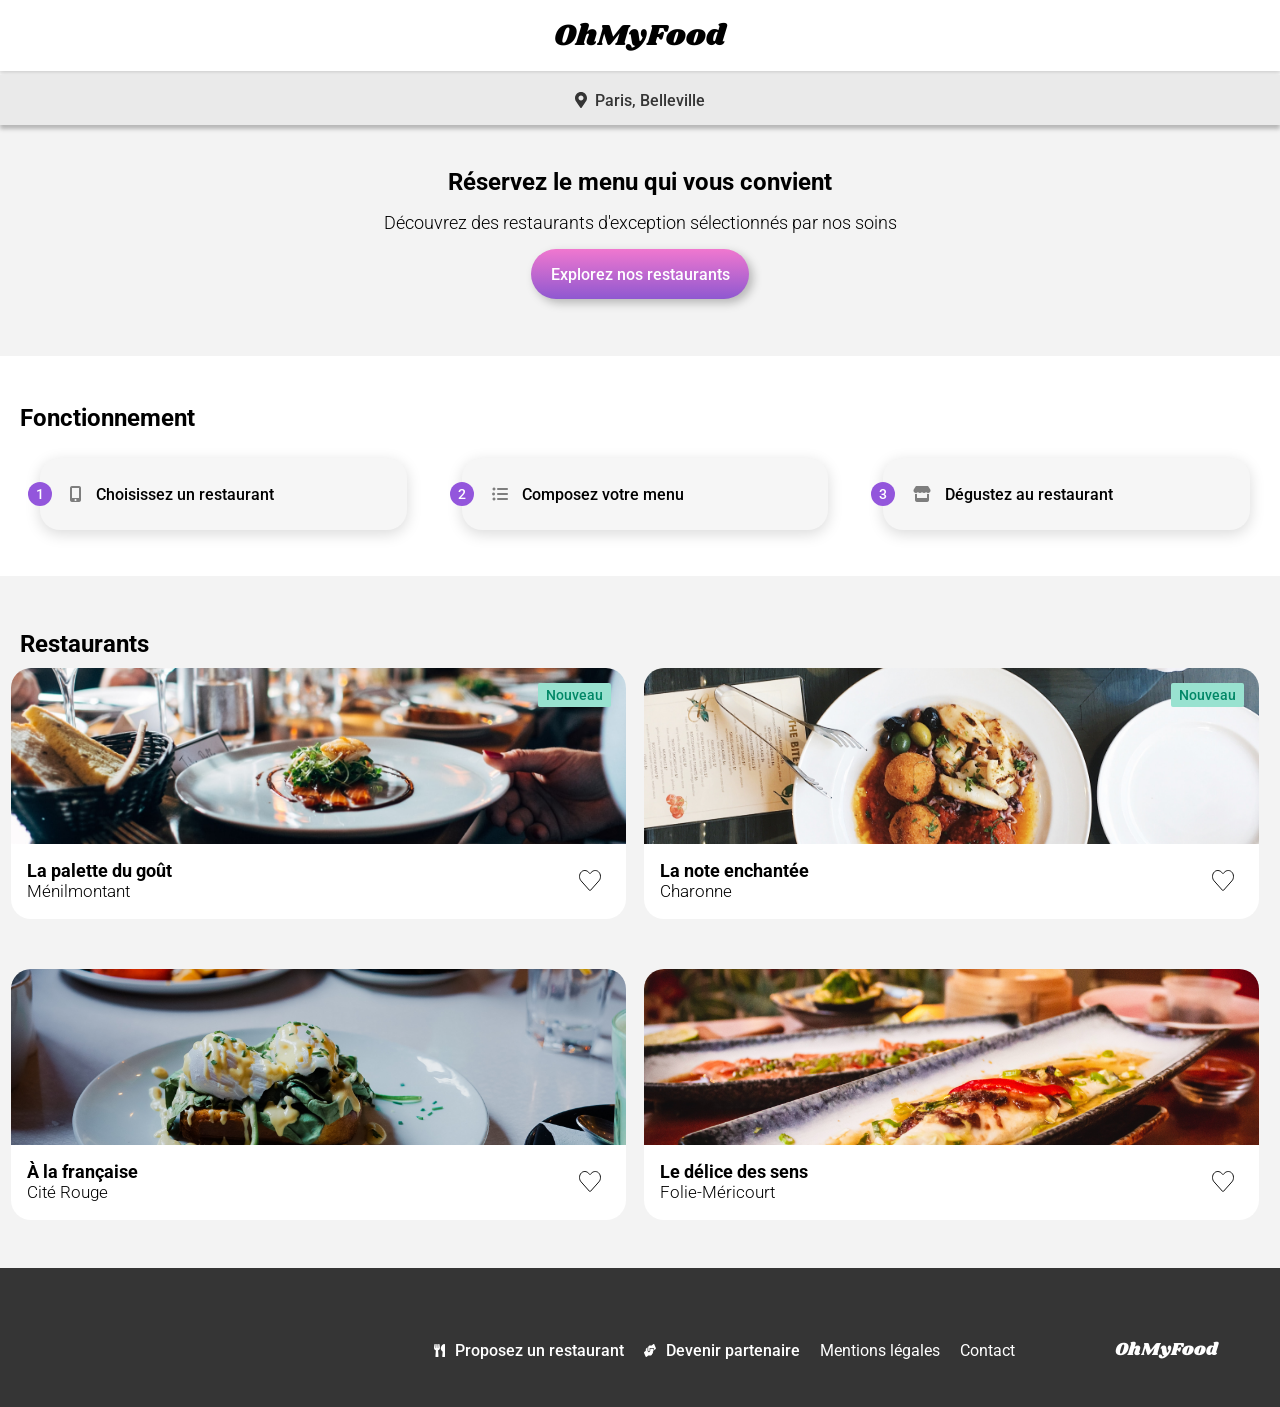
<file: index.html>
<!DOCTYPE html>
<html lang="fr">
<head>
    <meta charset="UTF-8">
    <meta name="viewport" content="width=device-width, initial-scale=1.0">
    <title>OhMyFood</title>
    <link rel="stylesheet" href="sass/index-style.css">
    <link rel="preconnect" href="https://fonts.googleapis.com">
    <link rel="preconnect" href="https://fonts.gstatic.com" crossorigin>
    <link href="https://fonts.googleapis.com/css2?family=Roboto:ital,wght@0,100..900;1,100..900&family=Shrikhand&display=swap" rel="stylesheet">
    <link rel="stylesheet" href="https://cdnjs.cloudflare.com/ajax/libs/font-awesome/6.2.1/css/all.min.css" 
    integrity="sha512-MV7K8+y+gLIBoVD59lQIYicR65iaqukzvf/nwasF0nqhPay5w/9lJmVM2hMDcnK1OnMGCdVK+iQrJ7lzPJQd1w==" 
    crossorigin="anonymous" referrerpolicy="no-referrer">
</head>
<body>
    <div class="loader">
        <div class="square__container">
            <div class="square"></div>
        </div>
    </div>
    <div class="contenu">
        <header>
            <h1>OhMyFood</h1>
            <div class="loc">
                <img src="assets/icons/Pin.svg" alt="icone localisation">
                <p>Paris, Belleville</p>
            </div>
            <div class="intro">
                <h2>Réservez le menu qui vous convient</h2>
                <p>Découvrez des restaurants d'exception sélectionnés par nos soins</p>
                <a href="#restaurants" class="btn">Explorez nos restaurants</a>
            </div>
        </header>
        <main>
            <section class="fonctionnement">
                <h2>Fonctionnement</h2>
                    <div class="steps"> 
                        <div class="step__card">
                            <p class="step__number">1</p>
                            <div class="step__card-content">
                                <i class="fa-solid fa-mobile-screen-button"></i>
                                <p>Choisissez un restaurant</p>
                            </div>
                        </div>
                        <div class="step__card">
                            <p class="step__number">2</p>
                            <div class="step__card-content">
                                <i class="fa-solid fa-list-ul"></i>
                                <p>Composez votre menu</p>
                            </div>
                        </div>
                        <div class="step__card">
                            <p class="step__number">3</p>
                            <div class="step__card-content">
                                <i class="fa-solid fa-store"></i>
                                <p>Dégustez au restaurant</p>
                            </div>
                        </div>
                </div>
            </section>
            <section class="restaurants" id="restaurants">
                <h2>Restaurants</h2>
                    <div class="restaurants__cards">
                        <a href="restaurant-1.html">
                        <article class="restaurant__card">
                            <p class="newLabel">Nouveau</p>
                            <img src="restaurants/resto1.jpg" alt="photo restaurant 1">
                            <div class="restaurant__card-content">
                                <div class="restaurant__card-txt">
                                    <h3>La palette du goût</h3>
                                    <p>Ménilmontant</p>
                                </div>
                                <img class="heart__noanim" src="assets/icons/heart.svg" alt="icone coeur vide">
                                <img class="heart__anim" src="assets/icons/heart_filled.svg" alt="icone coeur rempli">
                            </div>
                        </article>
                        </a>
                        <a href="restaurant-2.html">
                        <article class="restaurant__card">
                            <p class="newLabel">Nouveau</p>
                            <img src="restaurants/resto2.jpg" alt="photo restaurant 2">
                            <div class="restaurant__card-content">
                                <div class="restaurant__card-txt">
                                    <h3>La note enchantée</h3>
                                    <p>Charonne</p>
                                </div>
                                <img class="heart__noanim" src="assets/icons/heart.svg" alt="icone coeur vide">
                                <img class="heart__anim" src="assets/icons/heart_filled.svg" alt="icone coeur rempli">
                            </div>
                        </article>
                        </a>
                        <a href="restaurant-3.html">
                        <article class="restaurant__card">
                            <img src="restaurants/resto3.jpg" alt="photo restaurant 3">
                            <div class="restaurant__card-content">
                                <div class="restaurant__card-txt">
                                    <h3>À la française</h3>
                                    <p>Cité Rouge</p>
                                </div>
                                <img class="heart__noanim" src="assets/icons/heart.svg" alt="icone coeur vide">
                                <img class="heart__anim" src="assets/icons/heart_filled.svg" alt="icone coeur rempli">
                            </div>
                        </article>
                        </a>
                        <a href="restaurant-4.html">
                        <article class="restaurant__card">
                            <img src="restaurants/resto4.jpg" alt="photo restaurant 4">
                            <div class="restaurant__card-content">
                                <div class="restaurant__card-txt">
                                    <h3>Le délice des sens</h3>
                                    <p>Folie-Méricourt</p>
                                </div>
                                <img class="heart__noanim" src="assets/icons/heart.svg" alt="icone coeur vide">
                                <img class="heart__anim" src="assets/icons/heart_filled.svg" alt="icone coeur rempli">
                            </div>
                        </article>
                        </a>
                    </div>
            </section>
        </main>
        <footer>
            <h2>OhMyFood</h2>
            <div>
                <a href="#">
                        <img src="assets/icons/ustensils.svg" alt="icone de couverts">
                        <p>Proposez un restaurant</p>
                </a>
                <a href="#">
                        <img src="assets/icons/handshake.svg" alt="icone de serrage de mains">
                        <p>Devenir partenaire</p>
                </a>
                <a href="#">Mentions légales</a>
                <a href="mailto:mail-du-destinataire@openclassrooms.com">Contact</a>
            </div>
        </footer>
    </div>
</body>
</html>
</file>
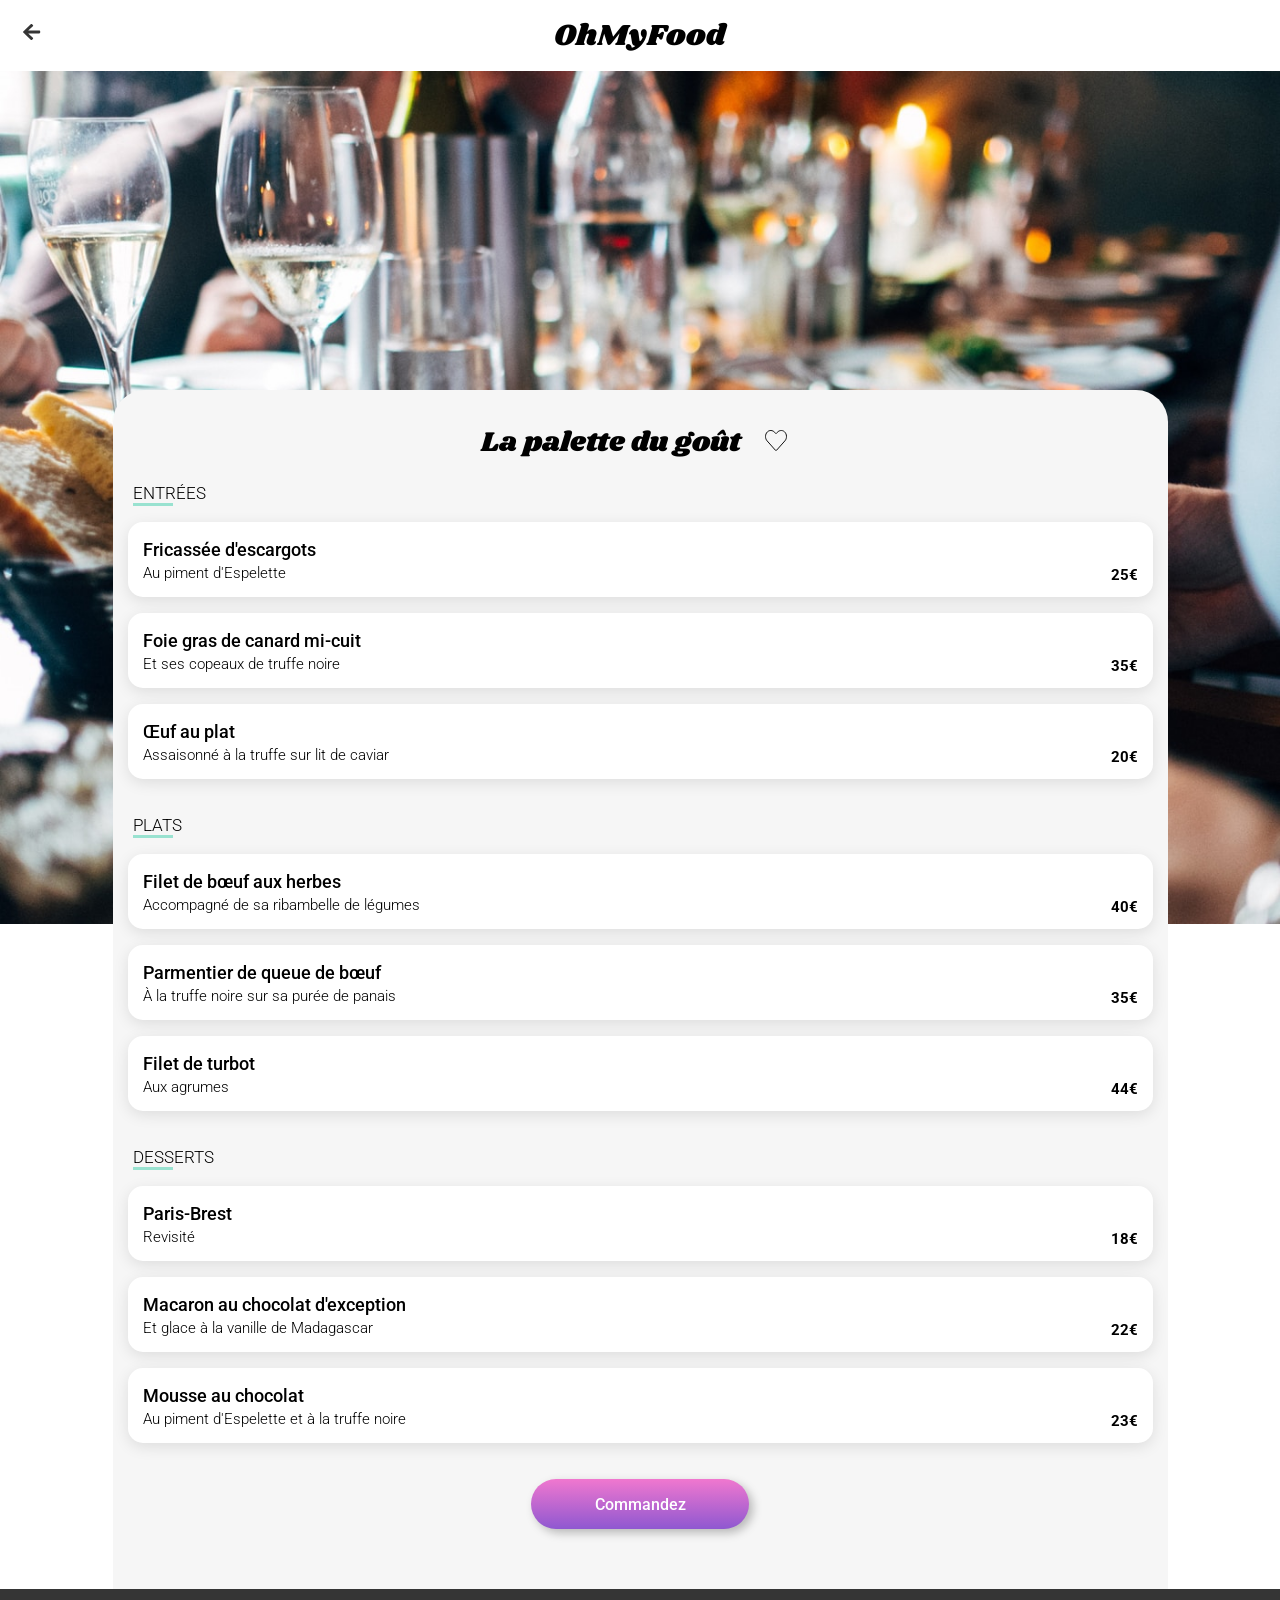
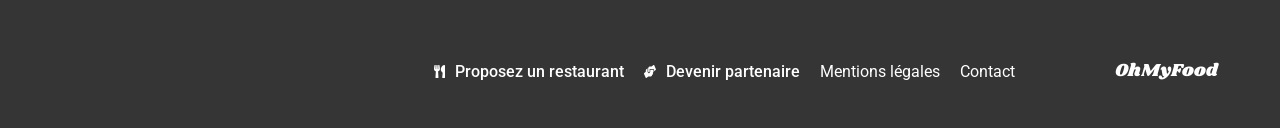
<file: restaurant-1.html>
<!DOCTYPE html>
<html lang="fr">
<head>
    <meta charset="UTF-8">
    <meta name="viewport" content="width=device-width, initial-scale=1.0">
    <title>OhMyFood</title>
    <link rel="stylesheet" href="sass/index-style.css">
    <link rel="preconnect" href="https://fonts.googleapis.com">
    <link rel="preconnect" href="https://fonts.gstatic.com" crossorigin>
    <link href="https://fonts.googleapis.com/css2?family=Roboto:ital,wght@0,100..900;1,100..900&family=Shrikhand&display=swap" rel="stylesheet">
    <link rel="stylesheet" href="https://cdnjs.cloudflare.com/ajax/libs/font-awesome/6.2.1/css/all.min.css" 
    integrity="sha512-MV7K8+y+gLIBoVD59lQIYicR65iaqukzvf/nwasF0nqhPay5w/9lJmVM2hMDcnK1OnMGCdVK+iQrJ7lzPJQd1w==" 
    crossorigin="anonymous" referrerpolicy="no-referrer">
</head>
<body>
        <header class="header_restaurants">
            <div class="title-bar">
                <a href="index.html" class="back-btn">
                    <img src="assets/icons/back.svg" alt="fleche de retour menu">
                </a>
                <h1>OhMyFood</h1>
            </div>
        </header>
        <div class="restaurant__image">
            <img src="restaurants/resto1.jpg" alt="photo du restaurant 1">
        </div>
        <main class="restaurant__main">
            <div class="resto__titre">
                <h2>La palette du goût</h2>
                <div>
                    <img class="heart__noanim" src="assets/icons/heart.svg" alt="icone de coeur vide">
                    <img class="heart__anim" src="assets/icons/heart_filled.svg" alt="icone de coeur rempli">
                </div>
            </div>
            <div class="resto__menu">
                <div class="menu__partie"><p>ENTRÉES</p></div>
                <div class=" menu__item menu__item--1">
                    <div class="item__content">
                        <h3 class="item__name">Fricassée d'escargots</h3>
                        <div class="item__description">Au piment d'Espelette</div>
                    </div>
                    <p class="item__price">25€</p>
                    <div class="selection">
                        <i class="fa-solid fa-circle-check"></i>
                    </div>
                </div>
                <div class="menu__item menu__item--2">
                    <div class="item__content">
                        <h3 class="item__name">Foie gras de canard mi-cuit</h3>
                        <p class="item__description">Et ses copeaux de truffe noire</p>
                    </div>
                    <p class="item__price">35€</p>
                    <div class="selection">
                        <i class="fa-solid fa-circle-check"></i>
                    </div>
                </div>
                <div class="menu__item menu__item--3">
                    <div class="item__content">
                        <h3 class="item__name">Œuf au plat</h3>
                        <p class="item__description">Assaisonné à la truffe sur lit de caviar</p>
                    </div>
                    <p class="item__price">20€</p>
                    <div class="selection">
                        <i class="fa-solid fa-circle-check"></i>
                    </div>
                </div>
                <div class="menu__partie"><p>PLATS</p></div>
                <div class="menu__item menu__item--4">
                    <div class="item__content">
                        <h3 class="item__name">Filet de bœuf aux herbes</h3>
                        <p class="item__description">Accompagné de sa ribambelle de légumes</p>
                    </div>
                    <p class="item__price">40€</p>
                    <div class="selection">
                        <i class="fa-solid fa-circle-check"></i>
                    </div>
                </div>
                <div class="menu__item menu__item--5">
                    <div class="item__content">
                        <h3 class="item__name">Parmentier de queue de bœuf</h3>
                        <p class="item__description">À la truffe noire sur sa purée de panais</p>
                    </div>
                    <p class="item__price">35€</p>
                    <div class="selection">
                        <i class="fa-solid fa-circle-check"></i>
                    </div>
                </div>
                <div class="menu__item menu__item--6">
                    <div class="item__content">
                        <h3 class="item__name">Filet de turbot</h3>
                        <p class="item__description">Aux agrumes</p>
                    </div>
                    <p class="item__price">44€</p>
                    <div class="selection">
                        <i class="fa-solid fa-circle-check"></i>
                    </div>
                </div>
                <div class="menu__partie"><p>DESSERTS</p></div>
                <div class="menu__item menu__item--7">
                    <div class="item__content">
                        <h3 class="item__name">Paris-Brest</h3>
                        <p class="item__description">Revisité</p>
                    </div>
                    <p class="item__price">18€</p>
                    <div class="selection">
                        <i class="fa-solid fa-circle-check"></i>
                    </div>
                </div>
                <div class="menu__item menu__item--8">
                    <div class="item__content">
                        <h3 class="item__name">Macaron au chocolat d'exception </h3>
                        <p class="item__description">Et glace à la vanille de Madagascar</p>
                    </div>
                    <p class="item__price">22€</p>
                    <div class="selection">
                        <i class="fa-solid fa-circle-check"></i>
                    </div>
                </div>
                <div class="menu__item menu__item--9">
                    <div class="item__content">
                        <h3 class="item__name">Mousse au chocolat</h3>
                        <p class="item__description">Au piment d'Espelette et à la truffe noire</p>
                    </div>
                    <p class="item__price">23€</p>
                    <div class="selection">
                        <i class="fa-solid fa-circle-check"></i>
                    </div>
                </div>
            </div>
            <div class="btn__container"><a href="#" class="btn">Commandez</a></div>
        </main>
        <footer>
            <h2>OhMyFood</h2>
            <div>
                <a href="#">
                        <img src="assets/icons/ustensils.svg" alt="icone de couverts">
                        <p>Proposez un restaurant</p>
                </a>
                <a href="#">
                        <img src="assets/icons/handshake.svg" alt="icone de serrage de mains">
                        <p>Devenir partenaire</p>
                </a>
                <a href="#">Mentions légales</a>
                <a href="mailto:mail-du-destinataire@openclassrooms.com">Contact</a>
            </div>
        </footer>
</body>
</html>
</file>
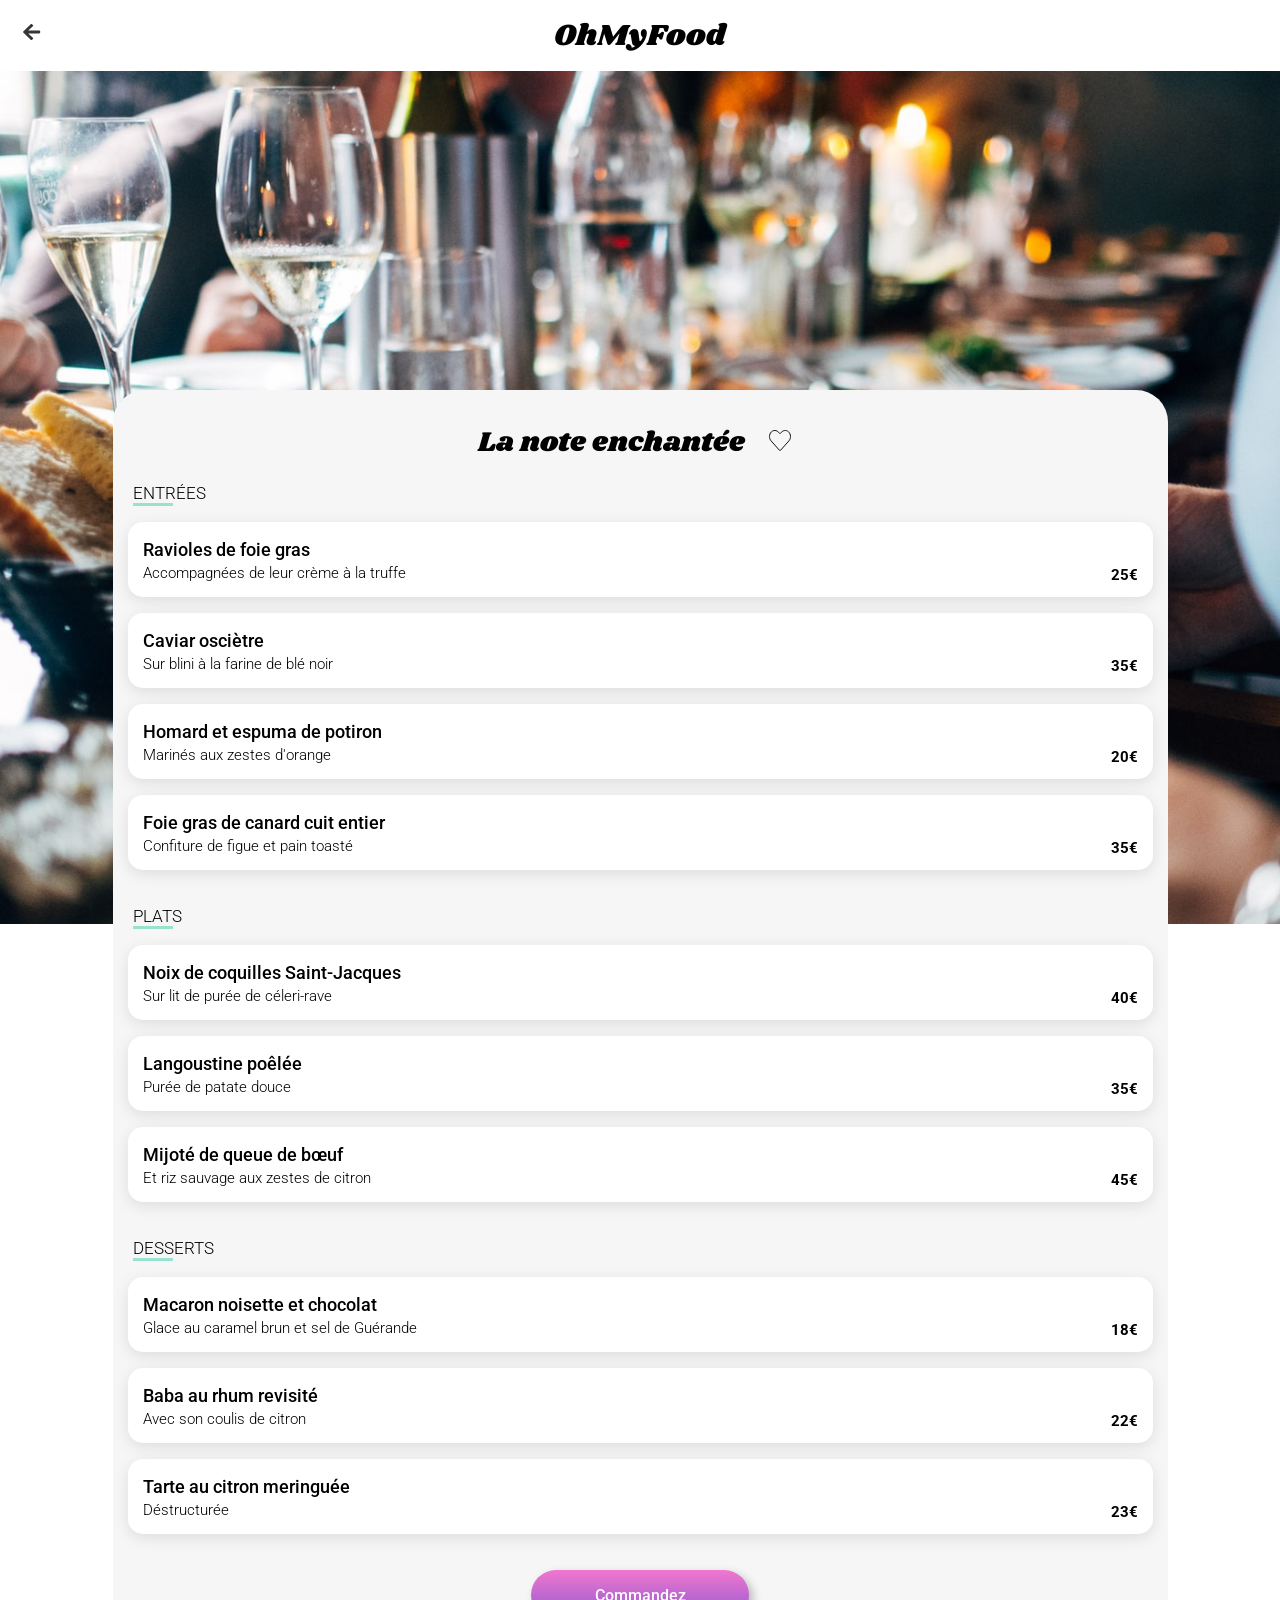
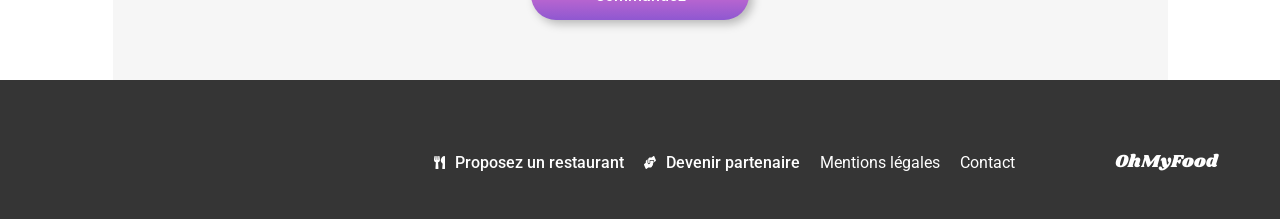
<file: restaurant-2.html>
<!DOCTYPE html>
<html lang="fr">
<head>
    <meta charset="UTF-8">
    <meta name="viewport" content="width=device-width, initial-scale=1.0">
    <title>OhMyFood</title>
    <link rel="stylesheet" href="sass/index-style.css">
    <link rel="preconnect" href="https://fonts.googleapis.com">
    <link rel="preconnect" href="https://fonts.gstatic.com" crossorigin>
    <link href="https://fonts.googleapis.com/css2?family=Roboto:ital,wght@0,100..900;1,100..900&family=Shrikhand&display=swap" rel="stylesheet">
    <link rel="stylesheet" href="https://cdnjs.cloudflare.com/ajax/libs/font-awesome/6.2.1/css/all.min.css" 
    integrity="sha512-MV7K8+y+gLIBoVD59lQIYicR65iaqukzvf/nwasF0nqhPay5w/9lJmVM2hMDcnK1OnMGCdVK+iQrJ7lzPJQd1w==" 
    crossorigin="anonymous" referrerpolicy="no-referrer">
</head>
<body>
        <header class="header_restaurants">
            <div class="title-bar">
                <a href="index.html" class="back-btn">
                    <img src="assets/icons/back.svg" alt="fleche de retour menu">
                </a>
                <h1>OhMyFood</h1>
            </div>
        </header>
        <div class="restaurant__image">
            <img src="restaurants/resto1.jpg" alt="photo du restaurant 1">
        </div>
        <main class="restaurant__main">
            <div class="resto__titre">
                <h2>La note enchantée</h2>
                <div>
                    <img class="heart__noanim" src="assets/icons/heart.svg" alt="icone de coeur vide">
                    <img class="heart__anim" src="assets/icons/heart_filled.svg" alt="icone de coeur rempli">
                </div>
            </div>
            <div class="resto__menu">
                <div class="menu__partie"><p>ENTRÉES</p></div>
                <div class=" menu__item menu__item--1">
                    <div class="item__content">
                        <h3 class="item__name">Ravioles de foie gras</h3>
                        <div class="item__description">Accompagnées de leur crème à la truffe</div>
                    </div>
                    <p class="item__price">25€</p>
                    <div class="selection">
                        <i class="fa-solid fa-circle-check"></i>
                    </div>
                </div>
                <div class="menu__item menu__item--2">
                    <div class="item__content">
                        <h3 class="item__name">Caviar osciètre</h3>
                        <p class="item__description">Sur blini à la farine de blé noir</p>
                    </div>
                    <p class="item__price">35€</p>
                    <div class="selection">
                        <i class="fa-solid fa-circle-check"></i>
                    </div>
                </div>
                <div class="menu__item menu__item--3">
                    <div class="item__content">
                        <h3 class="item__name">Homard et espuma de potiron</h3>
                        <p class="item__description">Marinés aux zestes d'orange</p>
                    </div>
                    <p class="item__price">20€</p>
                    <div class="selection">
                        <i class="fa-solid fa-circle-check"></i>
                    </div>
                </div>
                <div class="menu__item menu__item--4">
                    <div class="item__content">
                        <h3 class="item__name">Foie gras de canard cuit entier</h3>
                        <p class="item__description">Confiture de figue et pain toasté</p>
                    </div>
                    <p class="item__price">35€</p>
                    <div class="selection">
                        <i class="fa-solid fa-circle-check"></i>
                    </div>
                </div>
                <div class="menu__partie"><p>PLATS</p></div>
                <div class="menu__item menu__item--5">
                    <div class="item__content">
                        <h3 class="item__name">Noix de coquilles Saint-Jacques</h3>
                        <p class="item__description">Sur lit de purée de céleri-rave</p>
                    </div>
                    <p class="item__price">40€</p>
                    <div class="selection">
                        <i class="fa-solid fa-circle-check"></i>
                    </div>
                </div>
                <div class="menu__item menu__item--6">
                    <div class="item__content">
                        <h3 class="item__name">Langoustine poêlée</h3>
                        <p class="item__description">Purée de patate douce</p>
                    </div>
                    <p class="item__price">35€</p>
                    <div class="selection">
                        <i class="fa-solid fa-circle-check"></i>
                    </div>
                </div>
                <div class="menu__item menu__item--7">
                    <div class="item__content">
                        <h3 class="item__name">Mijoté de queue de bœuf </h3>
                        <p class="item__description">Et riz sauvage aux zestes de citron</p>
                    </div>
                    <p class="item__price">45€</p>
                    <div class="selection">
                        <i class="fa-solid fa-circle-check"></i>
                    </div>
                </div>
                <div class="menu__partie"><p>DESSERTS</p></div>
                <div class="menu__item menu__item--8">
                    <div class="item__content">
                        <h3 class="item__name">Macaron noisette et chocolat</h3>
                        <p class="item__description">Glace au caramel brun et sel de Guérande</p>
                    </div>
                    <p class="item__price">18€</p>
                    <div class="selection">
                        <i class="fa-solid fa-circle-check"></i>
                    </div>
                </div>
                <div class="menu__item menu__item--9">
                    <div class="item__content">
                        <h3 class="item__name">Baba au rhum revisité</h3>
                        <p class="item__description">Avec son coulis de citron</p>
                    </div>
                    <p class="item__price">22€</p>
                    <div class="selection">
                        <i class="fa-solid fa-circle-check"></i>
                    </div>
                </div>
                <div class="menu__item menu__item--10">
                    <div class="item__content">
                        <h3 class="item__name">Tarte au citron meringuée</h3>
                        <p class="item__description">Déstructurée</p>
                    </div>
                    <p class="item__price">23€</p>
                    <div class="selection">
                        <i class="fa-solid fa-circle-check"></i>
                    </div>
                </div>
            </div>
            <div class="btn__container"><a href="#" class="btn">Commandez</a></div>
        </main>
        <footer>
            <h2>OhMyFood</h2>
            <div>
                <a href="#">
                        <img src="assets/icons/ustensils.svg" alt="icone de couverts">
                        <p>Proposez un restaurant</p>
                </a>
                <a href="#">
                        <img src="assets/icons/handshake.svg" alt="icone de serrage de mains">
                        <p>Devenir partenaire</p>
                </a>
                <a href="#">Mentions légales</a>
                <a href="mailto:mail-du-destinataire@openclassrooms.com">Contact</a>
            </div>
        </footer>
</body>
</html>
</file>
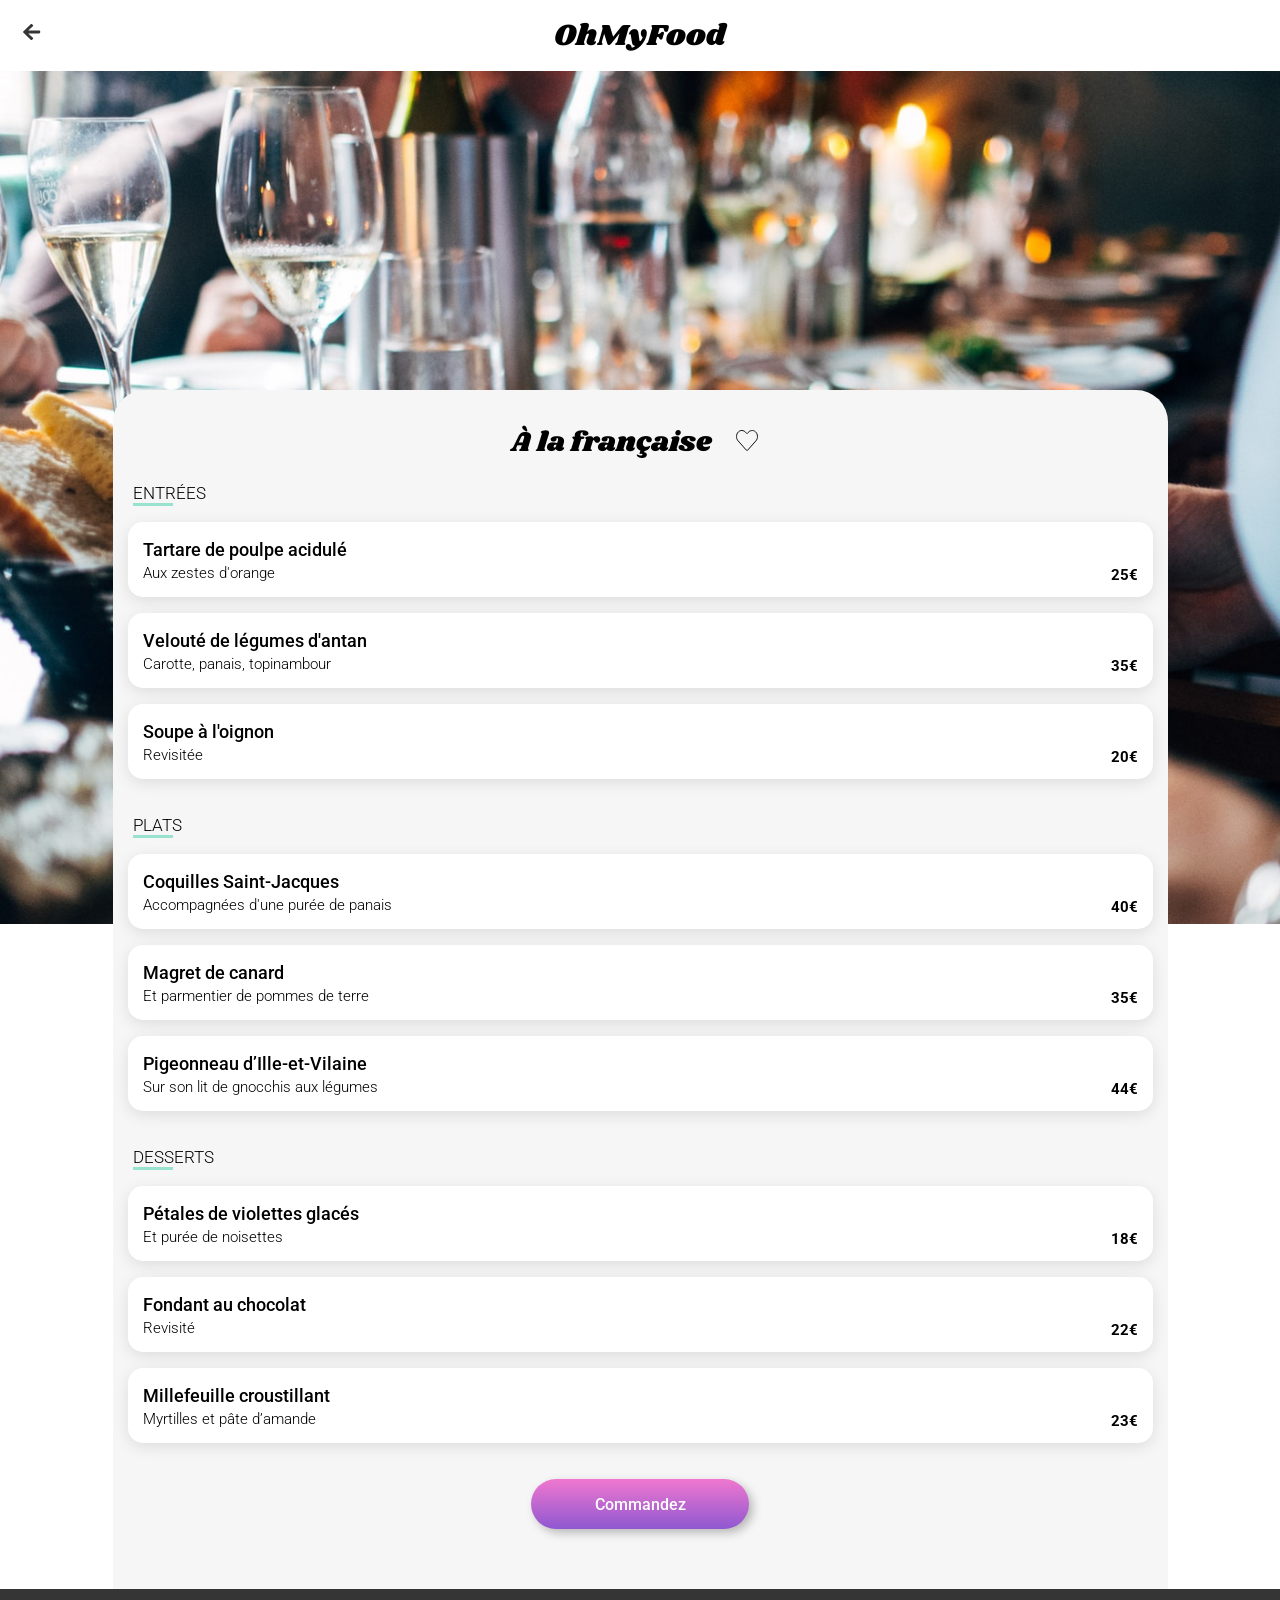
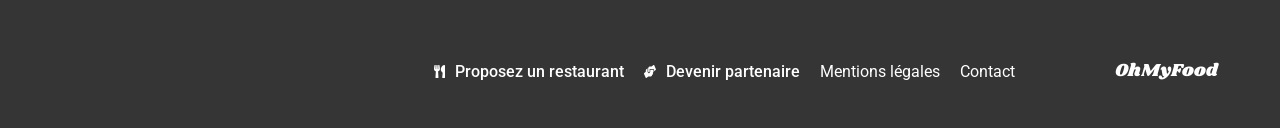
<file: restaurant-3.html>
<!DOCTYPE html>
<html lang="fr">
<head>
    <meta charset="UTF-8">
    <meta name="viewport" content="width=device-width, initial-scale=1.0">
    <title>OhMyFood</title>
    <link rel="stylesheet" href="sass/index-style.css">
    <link rel="preconnect" href="https://fonts.googleapis.com">
    <link rel="preconnect" href="https://fonts.gstatic.com" crossorigin>
    <link href="https://fonts.googleapis.com/css2?family=Roboto:ital,wght@0,100..900;1,100..900&family=Shrikhand&display=swap" rel="stylesheet">
    <link rel="stylesheet" href="https://cdnjs.cloudflare.com/ajax/libs/font-awesome/6.2.1/css/all.min.css" 
    integrity="sha512-MV7K8+y+gLIBoVD59lQIYicR65iaqukzvf/nwasF0nqhPay5w/9lJmVM2hMDcnK1OnMGCdVK+iQrJ7lzPJQd1w==" 
    crossorigin="anonymous" referrerpolicy="no-referrer">
</head>
<body>
        <header class="header_restaurants">
            <div class="title-bar">
                <a href="index.html" class="back-btn">
                    <img src="assets/icons/back.svg" alt="fleche de retour menu">
                </a>
                <h1>OhMyFood</h1>
            </div>
        </header>
        <div class="restaurant__image">
            <img src="restaurants/resto1.jpg" alt="photo du restaurant 1">
        </div>
        <main class="restaurant__main">
            <div class="resto__titre">
                <h2>À la française</h2>
                <div>
                    <img class="heart__noanim" src="assets/icons/heart.svg" alt="icone de coeur vide">
                    <img class="heart__anim" src="assets/icons/heart_filled.svg" alt="icone de coeur rempli">
                </div>
            </div>
            <div class="resto__menu">
                <div class="menu__partie"><p>ENTRÉES</p></div>
                <div class=" menu__item menu__item--1">
                    <div class="item__content">
                        <h3 class="item__name">Tartare de poulpe acidulé</h3>
                        <div class="item__description">Aux zestes d'orange</div>
                    </div>
                    <p class="item__price">25€</p>
                    <div class="selection">
                        <i class="fa-solid fa-circle-check"></i>
                    </div>
                </div>
                <div class="menu__item menu__item--2">
                    <div class="item__content">
                        <h3 class="item__name">Velouté de légumes d'antan</h3>
                        <p class="item__description">Carotte, panais, topinambour</p>
                    </div>
                    <p class="item__price">35€</p>
                    <div class="selection">
                        <i class="fa-solid fa-circle-check"></i>
                    </div>
                </div>
                <div class="menu__item menu__item--3">
                    <div class="item__content">
                        <h3 class="item__name">Soupe à l'oignon</h3>
                        <p class="item__description">Revisitée</p>
                    </div>
                    <p class="item__price">20€</p>
                    <div class="selection">
                        <i class="fa-solid fa-circle-check"></i>
                    </div>
                </div>
                <div class="menu__partie"><p>PLATS</p></div>
                <div class="menu__item menu__item--4">
                    <div class="item__content">
                        <h3 class="item__name">Coquilles Saint-Jacques</h3>
                        <p class="item__description">Accompagnées d'une purée de panais</p>
                    </div>
                    <p class="item__price">40€</p>
                    <div class="selection">
                        <i class="fa-solid fa-circle-check"></i>
                    </div>
                </div>
                <div class="menu__item menu__item--5">
                    <div class="item__content">
                        <h3 class="item__name">Magret de canard</h3>
                        <p class="item__description">Et parmentier de pommes de terre</p>
                    </div>
                    <p class="item__price">35€</p>
                    <div class="selection">
                        <i class="fa-solid fa-circle-check"></i>
                    </div>
                </div>
                <div class="menu__item menu__item--6">
                    <div class="item__content">
                        <h3 class="item__name">Pigeonneau d’Ille-et-Vilaine</h3>
                        <p class="item__description">Sur son lit de gnocchis aux légumes</p>
                    </div>
                    <p class="item__price">44€</p>
                    <div class="selection">
                        <i class="fa-solid fa-circle-check"></i>
                    </div>
                </div>
                <div class="menu__partie"><p>DESSERTS</p></div>
                <div class="menu__item menu__item--7">
                    <div class="item__content">
                        <h3 class="item__name">Pétales de violettes glacés</h3>
                        <p class="item__description">Et purée de noisettes</p>
                    </div>
                    <p class="item__price">18€</p>
                    <div class="selection">
                        <i class="fa-solid fa-circle-check"></i>
                    </div>
                </div>
                <div class="menu__item menu__item--8">
                    <div class="item__content">
                        <h3 class="item__name">Fondant au chocolat</h3>
                        <p class="item__description">Revisité</p>
                    </div>
                    <p class="item__price">22€</p>
                    <div class="selection">
                        <i class="fa-solid fa-circle-check"></i>
                    </div>
                </div>
                <div class="menu__item menu__item--9">
                    <div class="item__content">
                        <h3 class="item__name">Millefeuille croustillant</h3>
                        <p class="item__description">Myrtilles et pâte d’amande</p>
                    </div>
                    <p class="item__price">23€</p>
                    <div class="selection">
                        <i class="fa-solid fa-circle-check"></i>
                    </div>
                </div>
            </div>
            <div class="btn__container"><a href="#" class="btn">Commandez</a></div>
        </main>
        <footer>
            <h2>OhMyFood</h2>
            <div>
                <a href="#">
                        <img src="assets/icons/ustensils.svg" alt="icone de couverts">
                        <p>Proposez un restaurant</p>
                </a>
                <a href="#">
                        <img src="assets/icons/handshake.svg" alt="icone de serrage de mains">
                        <p>Devenir partenaire</p>
                </a>
                <a href="#">Mentions légales</a>
                <a href="mailto:mail-du-destinataire@openclassrooms.com">Contact</a>
            </div>
        </footer>
</body>
</html>
</file>
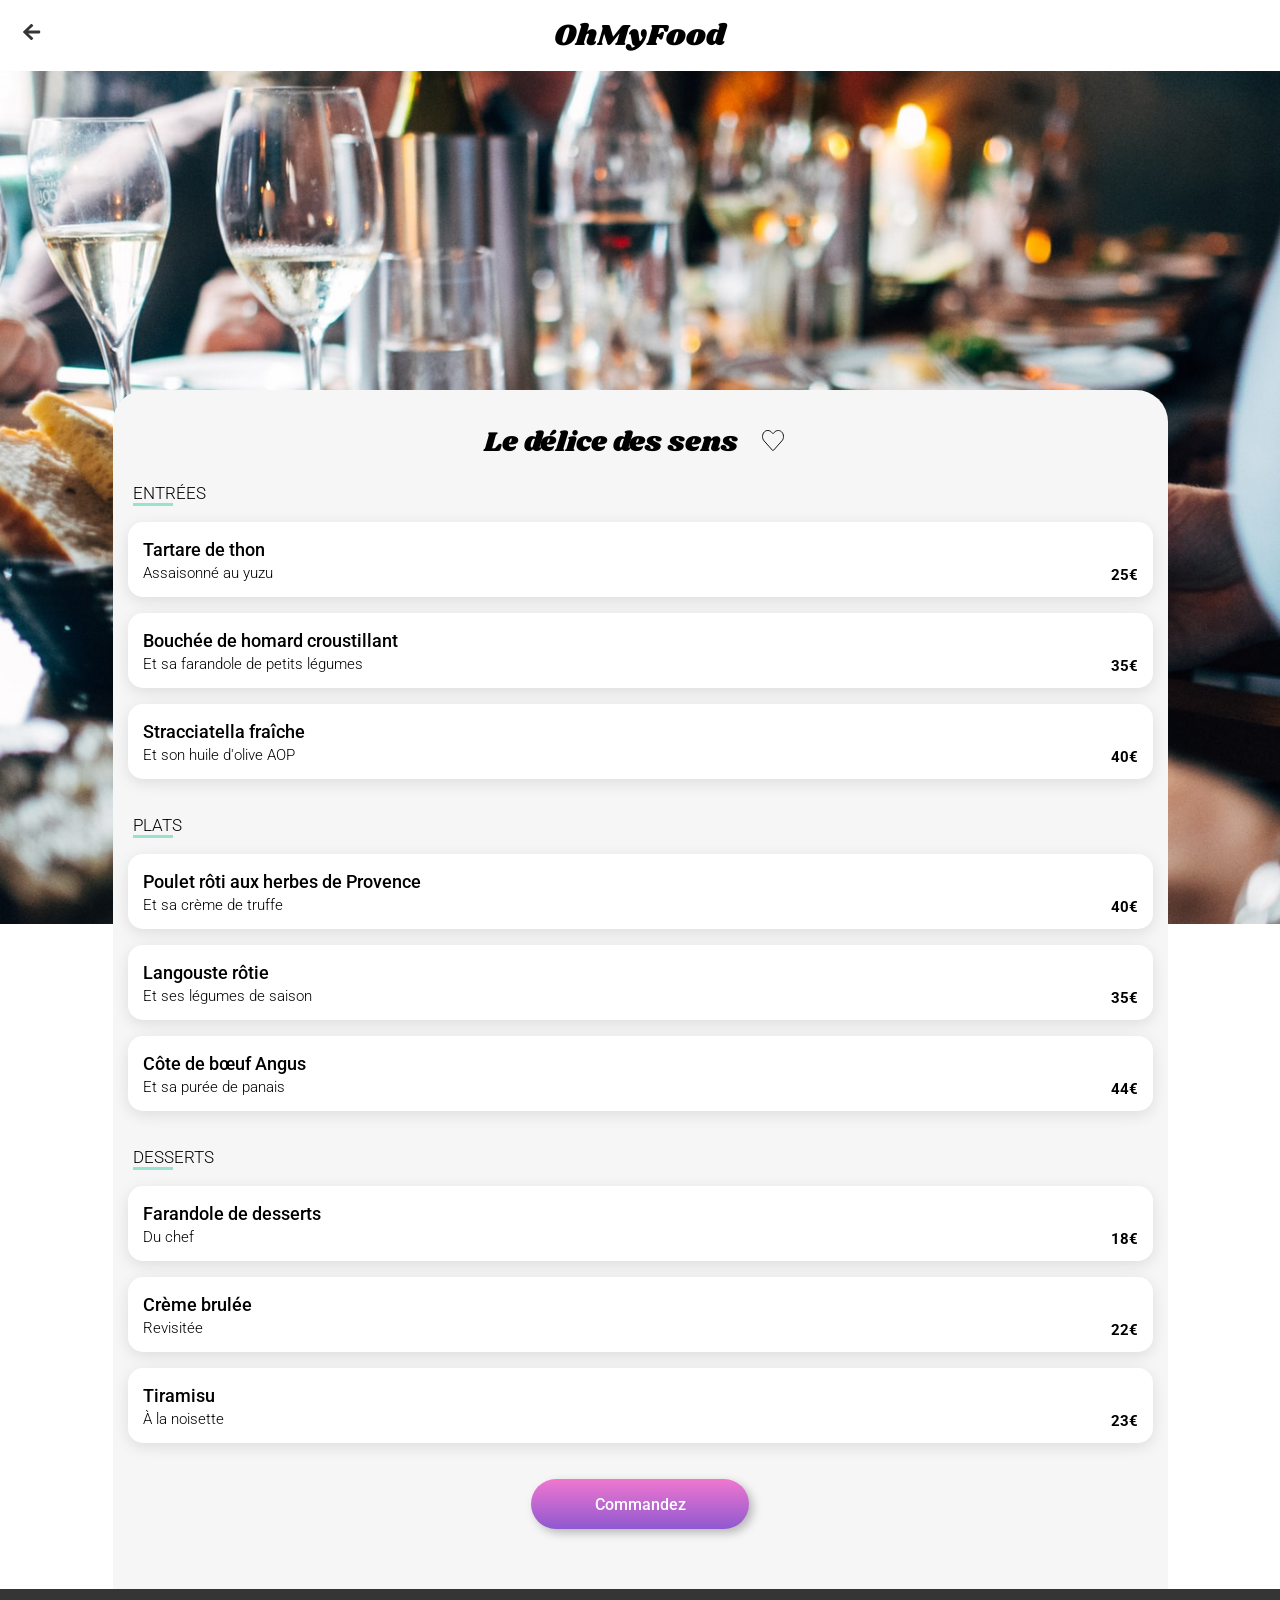
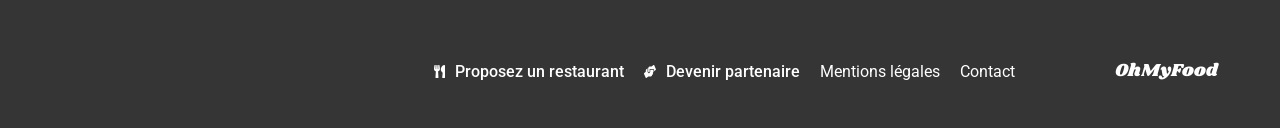
<file: restaurant-4.html>
<!DOCTYPE html>
<html lang="fr">
<head>
    <meta charset="UTF-8">
    <meta name="viewport" content="width=device-width, initial-scale=1.0">
    <title>OhMyFood</title>
    <link rel="stylesheet" href="sass/index-style.css">
    <link rel="preconnect" href="https://fonts.googleapis.com">
    <link rel="preconnect" href="https://fonts.gstatic.com" crossorigin>
    <link href="https://fonts.googleapis.com/css2?family=Roboto:ital,wght@0,100..900;1,100..900&family=Shrikhand&display=swap" rel="stylesheet">
    <link rel="stylesheet" href="https://cdnjs.cloudflare.com/ajax/libs/font-awesome/6.2.1/css/all.min.css" 
    integrity="sha512-MV7K8+y+gLIBoVD59lQIYicR65iaqukzvf/nwasF0nqhPay5w/9lJmVM2hMDcnK1OnMGCdVK+iQrJ7lzPJQd1w==" 
    crossorigin="anonymous" referrerpolicy="no-referrer">
</head>
<body>
        <header class="header_restaurants">
            <div class="title-bar">
                <a href="index.html" class="back-btn">
                    <img src="assets/icons/back.svg" alt="fleche de retour menu">
                </a>
                <h1>OhMyFood</h1>
            </div>
        </header>
        <div class="restaurant__image">
            <img src="restaurants/resto1.jpg" alt="photo du restaurant 1">
        </div>
        <main class="restaurant__main">
            <div class="resto__titre">
                <h2>Le délice des sens</h2>
                <div>
                    <img class="heart__noanim" src="assets/icons/heart.svg" alt="icone de coeur vide">
                    <img class="heart__anim" src="assets/icons/heart_filled.svg" alt="icone de coeur rempli">
                </div>
            </div>
            <div class="resto__menu">
                <div class="menu__partie"><p>ENTRÉES</p></div>
                <div class=" menu__item menu__item--1">
                    <div class="item__content">
                        <h3 class="item__name">Tartare de thon</h3>
                        <div class="item__description">Assaisonné au yuzu</div>
                    </div>
                    <p class="item__price">25€</p>
                    <div class="selection">
                        <i class="fa-solid fa-circle-check"></i>
                    </div>
                </div>
                <div class="menu__item menu__item--2">
                    <div class="item__content">
                        <h3 class="item__name">Bouchée de homard croustillant </h3>
                        <p class="item__description">Et sa farandole de petits légumes</p>
                    </div>
                    <p class="item__price">35€</p>
                    <div class="selection">
                        <i class="fa-solid fa-circle-check"></i>
                    </div>
                </div>
                <div class="menu__item menu__item--3">
                    <div class="item__content">
                        <h3 class="item__name">Stracciatella fraîche  </h3>
                        <p class="item__description">Et son huile d'olive AOP</p>
                    </div>
                    <p class="item__price">40€</p>
                    <div class="selection">
                        <i class="fa-solid fa-circle-check"></i>
                    </div>
                </div>
                <div class="menu__partie"><p>PLATS</p></div>
                <div class="menu__item menu__item--4">
                    <div class="item__content">
                        <h3 class="item__name">Poulet rôti aux herbes de Provence </h3>
                        <p class="item__description">Et sa crème de truffe</p>
                    </div>
                    <p class="item__price">40€</p>
                    <div class="selection">
                        <i class="fa-solid fa-circle-check"></i>
                    </div>
                </div>
                <div class="menu__item menu__item--5">
                    <div class="item__content">
                        <h3 class="item__name">Langouste rôtie </h3>
                        <p class="item__description">Et ses légumes de saison</p>
                    </div>
                    <p class="item__price">35€</p>
                    <div class="selection">
                        <i class="fa-solid fa-circle-check"></i>
                    </div>
                </div>
                <div class="menu__item menu__item--6">
                    <div class="item__content">
                        <h3 class="item__name">Côte de bœuf Angus </h3>
                        <p class="item__description">Et sa purée de panais</p>
                    </div>
                    <p class="item__price">44€</p>
                    <div class="selection">
                        <i class="fa-solid fa-circle-check"></i>
                    </div>
                </div>
                <div class="menu__partie"><p>DESSERTS</p></div>
                <div class="menu__item menu__item--7">
                    <div class="item__content">
                        <h3 class="item__name">Farandole de desserts</h3>
                        <p class="item__description">Du chef</p>
                    </div>
                    <p class="item__price">18€</p>
                    <div class="selection">
                        <i class="fa-solid fa-circle-check"></i>
                    </div>
                </div>
                <div class="menu__item menu__item--8">
                    <div class="item__content">
                        <h3 class="item__name">Crème brulée</h3>
                        <p class="item__description">Revisitée</p>
                    </div>
                    <p class="item__price">22€</p>
                    <div class="selection">
                        <i class="fa-solid fa-circle-check"></i>
                    </div>
                </div>
                <div class="menu__item menu__item--9">
                    <div class="item__content">
                        <h3 class="item__name">Tiramisu</h3>
                        <p class="item__description">À la noisette</p>
                    </div>
                    <p class="item__price">23€</p>
                    <div class="selection">
                        <i class="fa-solid fa-circle-check"></i>
                    </div>
                </div>
            </div>
            <div class="btn__container"><a href="#" class="btn">Commandez</a></div>
        </main>
        <footer>
            <h2>OhMyFood</h2>
            <div>
                <a href="#">
                        <img src="assets/icons/ustensils.svg" alt="icone de couverts">
                        <p>Proposez un restaurant</p>
                </a>
                <a href="#">
                        <img src="assets/icons/handshake.svg" alt="icone de serrage de mains">
                        <p>Devenir partenaire</p>
                </a>
                <a href="#">Mentions légales</a>
                <a href="mailto:mail-du-destinataire@openclassrooms.com">Contact</a>
            </div>
        </footer>
</body>
</html>
</file>
<file: sass/index-style.css>
@charset "UTF-8";
@keyframes item__appear {
  0% {
    transform: scaleX(0);
  }
  100% {
    transform: scaleX(1);
  }
}
/* Animation pour remplir le coeur de favori */
.heart__noanim {
  opacity: 1;
  transition: opacity 200ms;
}
.heart__noanim:hover {
  opacity: 0;
}

.heart__anim {
  opacity: 0;
  transition: opacity 200ms;
}
.heart__anim:hover {
  opacity: 1;
}

/* Animation qui réactive le scroll */
@keyframes unlockScroll {
  to {
    overflow: auto;
  }
}
.loader {
  background: white;
  width: 99.9vw;
  height: 100vh;
  position: absolute;
  top: 0px;
  left: 0px;
  display: flex;
  justify-content: center;
  align-items: center;
  align-content: center;
  z-index: 10;
  animation: loader-anim 0.05s 3s linear forwards;
}
.loader .square__container {
  width: 200px;
  height: 120px;
  position: relative;
  /* Le carré du loader*/
}
.loader .square__container .square {
  width: 24px;
  height: 24px;
  background: #99E2D0;
  offset-path: path("M 100 60 C 150 0, 200 0, 200 60 C 200 120, 150 120, 100 60 C 50 0, 0 0, 0 60 C 0 120, 50 120, 100 60");
  animation: infini 1s cubic-bezier(0.8, 0.33, 0.34, 0.69) 4;
}

/* Animation du loader */
@keyframes loader-anim {
  to {
    opacity: 0;
    z-index: -1;
  }
}
@keyframes infini {
  from {
    offset-distance: 0%;
  }
  to {
    offset-distance: 100%;
  }
}
.restaurant__main {
  margin-top: -4rem;
  border-radius: 2rem 2rem 0 0;
  background-color: #f6f6f6;
  z-index: 1;
  position: relative;
  width: 100%;
  max-width: 1055px;
}

.resto__titre {
  display: flex;
  flex-direction: row;
  justify-content: center;
  gap: 24px;
  padding: 16px 20px 0px 20px;
  margin: 0px;
}
.resto__titre h2 {
  font-family: "Shrikhand", serif;
  font-size: 28px;
  font-weight: 400;
  margin: 0px;
  padding-top: 16px;
}
.resto__titre div {
  position: relative;
  width: 22px;
  height: 21px;
  margin-right: 12px;
  padding-top: 24px;
  width: 22px;
  height: 21px;
  border-radius: 0px;
}
.resto__titre img {
  width: 22px;
  height: 21px;
  margin-right: 12px;
  padding-top: 24px;
  position: absolute;
  top: 0px;
  width: 22px;
  height: 21px;
  border-radius: 0px;
}

.restaurant__image {
  max-height: 383px;
  width: 100%;
  object-fit: cover;
}
.restaurant__image img {
  width: 100%;
  height: 100%;
  object-fit: cover;
}

.resto__menu {
  padding-bottom: 16px;
  display: flex;
  flex-direction: column;
  gap: 16px;
}
.resto__menu h3 {
  font-family: "Roboto", sans-serif;
  font-size: 18px;
  font-weight: 700;
  margin: 0px;
}
.resto__menu p {
  font-family: "Roboto", sans-serif;
  font-size: 17px;
  font-weight: 300;
  margin: 0px;
}
.resto__menu .menu__partie {
  width: 40px;
  border-bottom: 3px #99E2D0 solid;
  margin: 20px 20px 0px 20px;
}
.resto__menu .menu__item {
  position: relative;
  display: flex;
  align-items: flex-end;
  background-color: white;
  border-radius: 15px;
  width: auto;
  height: auto;
  margin: 0px 15px;
  box-shadow: 0px 4.01px 15.04px 0px rgba(0, 0, 0, 0.1019607843);
  overflow: hidden;
  cursor: pointer;
  gap: 15px;
  animation: item__appear 300ms ease-out both;
  transform-origin: right;
}
.resto__menu .menu__item--1 {
  animation-delay: 100ms;
}
.resto__menu .menu__item--2 {
  animation-delay: 200ms;
}
.resto__menu .menu__item--3 {
  animation-delay: 300ms;
}
.resto__menu .menu__item--4 {
  animation-delay: 400ms;
}
.resto__menu .menu__item--5 {
  animation-delay: 500ms;
}
.resto__menu .menu__item--6 {
  animation-delay: 600ms;
}
.resto__menu .menu__item--7 {
  animation-delay: 700ms;
}
.resto__menu .menu__item--8 {
  animation-delay: 800ms;
}
.resto__menu .menu__item--9 {
  animation-delay: 900ms;
}
.resto__menu .menu__item--10 {
  animation-delay: 1000ms;
}
.resto__menu .menu__item--11 {
  animation-delay: 1100ms;
}
.resto__menu .menu__item--12 {
  animation-delay: 1200ms;
}
.resto__menu .menu__item:hover .selection {
  margin-right: 0px;
}
.resto__menu .menu__item .item__content {
  max-width: 100%;
  min-width: 10%;
  display: flex;
  flex-direction: column;
  gap: 4px;
  flex: 1;
  padding: 15px;
}
.resto__menu .menu__item .item__content .item__name {
  font-family: "Roboto", sans-serif;
  font-size: 18px;
  font-weight: 500;
  margin: 0px;
  white-space: nowrap;
  overflow: hidden;
  text-overflow: ellipsis;
}
.resto__menu .menu__item .item__content .item__description {
  width: 75%;
  font-family: "Roboto", sans-serif;
  font-size: 15px;
  font-weight: 300;
  margin: 0px;
  white-space: nowrap;
  overflow: hidden;
  text-overflow: ellipsis;
}
.resto__menu .menu__item .item__price {
  font-family: "Roboto", sans-serif;
  font-size: 15px;
  font-weight: 700;
  margin: 0px;
  padding-bottom: 13.5px;
}
.resto__menu .menu__item .selection {
  height: 75px;
  width: 75px;
  background-color: #99E2D0;
  border-top-right-radius: 15px;
  border-bottom-right-radius: 15px;
  margin: 0px -75px 0px 0px;
  text-align: center;
  align-content: center;
  transition: margin-right 300ms cubic-bezier(0.52, -0.33, 0.49, 1.42);
  opacity: 1;
}
.resto__menu .menu__item .selection .fa-solid {
  color: white;
  font-size: 20px;
}

.fa-solid {
  color: #7E7E7E;
}

body {
  padding: 0px;
  margin: auto;
  width: 100%;
  background-color: white;
  display: flex;
  flex-direction: column;
  justify-content: center;
  align-items: center;
  overflow: hidden;
  animation: unlockScroll 0s 3s forwards;
  max-width: 1440px;
  position: relative;
}

.contenu {
  width: 100%;
  background-color: #f3f3f3;
}

header {
  display: flex;
  flex-direction: column;
  align-items: center;
  justify-content: center;
  padding: 0px;
  gap: 4px;
}
header h2 {
  text-align: center;
  width: 75%;
}
header p {
  text-align: center;
}

h1 {
  font-family: "Shrikhand", serif;
  font-size: 30px;
  font-weight: 400;
  text-align: center;
  background-color: white;
  width: 100%;
  margin: 0;
  padding: 14px 0px 13px 0px;
  box-shadow: 0px 2px 4px 0px rgba(0, 0, 0, 0.1490196078);
}

h2 {
  font-family: "Roboto", sans-serif;
  font-size: 24px;
  font-weight: 700;
}

a {
  text-decoration: none;
  color: black;
}

.btn__container {
  display: flex;
  justify-content: center;
  align-items: center;
  padding: 20px;
}

.btn {
  text-decoration: none;
  text-align: center;
  align-content: center;
  color: white;
  width: 218px;
  height: 50px;
  border-radius: 25px;
  font-family: "Roboto", sans-serif;
  font-size: 16px;
  font-weight: 500;
  margin-bottom: 40px;
  box-shadow: 0px 4px 10px 0px rgba(0, 0, 0, 0.2509803922);
  background-color: #686868;
  background-image: linear-gradient(0deg, rgba(147, 86, 220, 0.9), rgba(255, 121, 218, 0.9));
  cursor: pointer;
  transition-duration: 0.25s;
  box-shadow: 0.25rem 0.25rem 10px rgba(0, 0, 0, 0.25);
}
.btn:hover {
  background-color: #fff;
  box-shadow: 0.25rem 0.25rem 10px rgba(0, 0, 0, 0.5);
}

.loc {
  width: 100%;
  height: 50px;
  background-color: #EAEAEA;
  display: flex;
  flex-direction: row;
  align-items: center;
  justify-content: center;
  gap: 8px;
  box-shadow: 0px 4px 4px 0px rgba(0, 0, 0, 0.2509803922);
}
.loc p {
  font-family: "Roboto", sans-serif;
  font-size: 16px;
  font-weight: 500;
  color: #353535;
  margin: 0px;
}

.intro {
  display: flex;
  flex-direction: column;
  align-items: center;
  gap: 16px;
  text-align: center;
  padding-bottom: 17px;
}
.intro h2 {
  padding-top: 39px;
  margin: 0px;
  width: 80%;
}
.intro p {
  font-family: "Roboto", sans-serif;
  margin: 0px;
  padding: 0px 16px;
  font-size: 18px;
  font-weight: 300;
}

.fonctionnement {
  background-color: white;
  height: 440px;
  display: flex;
  flex-direction: column;
}
.fonctionnement h2 {
  padding: 48px 80px 26px 20px;
  margin: 0px;
}

.steps {
  display: flex;
  flex-direction: column;
  justify-content: center;
  align-items: center;
  gap: 25px;
  padding: 0px 20px 48px 20px;
}
.steps .step__card {
  position: relative;
  width: 100%;
  height: 72px;
  display: flex;
  flex-direction: row;
  align-items: center;
  gap: 16px;
  margin: 0px;
}
.steps .step__card .step__number {
  position: absolute;
  left: 8px;
  font-family: "Roboto", sans-serif;
  font-size: 14px;
  font-weight: 500;
  color: white;
  text-align: center;
  align-content: center;
  justify-content: center;
  background-color: #9356DC;
  width: 24px;
  height: 24px;
  border-radius: 50%;
  margin: 0px;
  z-index: 2;
}
.steps .step__card .step__card-content {
  width: calc(100% - 30px);
  height: 100%;
  position: relative;
  left: 20px;
  background-color: #F6F6F6;
  border-radius: 20px;
  box-shadow: 0px 4px 15px 0px rgba(0, 0, 0, 0.1490196078);
  display: flex;
  flex-direction: row;
  align-items: center;
  gap: 20px;
  z-index: 1;
  overflow: hidden;
  white-space: nowrap;
}
.steps .step__card .step__card-content i {
  position: relative;
  left: 30px;
}
.steps .step__card .step__card-content p {
  position: relative;
  left: 24px;
  width: 211px;
  font-family: "Roboto", sans-serif;
  font-size: 16px;
  font-weight: 500;
}

.header_restaurants {
  display: flex;
  flex-direction: column;
  align-items: center;
  gap: 0px;
}
.header_restaurants .title-bar {
  background-color: white;
  width: 100%;
  display: flex;
  flex-direction: row;
  align-items: center;
  gap: 8px;
}
.header_restaurants .title-bar h1 {
  box-shadow: none;
}
.header_restaurants .title-bar .back-btn {
  position: absolute;
  left: 23px;
  top: 24px;
  text-decoration: none;
  color: black;
  background-color: white;
}

.restaurants {
  align-items: center;
  gap: 16px;
  padding: 0px 0px 48px 0px;
}
.restaurants h2 {
  padding: 54px 80px 10px 20px;
  margin: 0px;
}
.restaurants .restaurants__cards {
  padding: 0px 30px 0px 20px;
  display: flex;
  flex-direction: column;
  flex-wrap: wrap;
  gap: 18px;
}
.restaurants .restaurants__cards a {
  width: 100%;
}
.restaurants .restaurants__cards .restaurant__card {
  position: relative;
  width: 100%;
  height: 251px;
  background-color: white;
  border-radius: 20px;
  display: flex;
  flex-direction: column;
}
.restaurants .restaurants__cards .restaurant__card .newLabel {
  position: absolute;
  right: 15px;
  top: 15px;
  background-color: #99E2D0;
  color: #008766;
  font-family: "Roboto", sans-serif;
  font-size: 14px;
  font-weight: 500;
  padding: 4px 8px;
  border-radius: 2px;
  margin: 0px;
  z-index: 2;
}
.restaurants .restaurants__cards .restaurant__card img {
  border-top-left-radius: 20px;
  border-top-right-radius: 20px;
  height: 70%;
  object-fit: cover;
}
.restaurants .restaurants__cards .restaurant__card .restaurant__card-content {
  position: relative;
  padding: 16px;
  display: flex;
  flex-direction: row;
  justify-content: space-between;
  align-items: center;
  gap: 8px;
}
.restaurants .restaurants__cards .restaurant__card .restaurant__card-content img {
  position: absolute;
  right: 25px;
  width: 22px;
  height: 21px;
  border-radius: 0px;
}
.restaurants .restaurants__cards .restaurant__card .restaurant__card-content .restaurant__card-txt h3 {
  font-family: "Roboto", sans-serif;
  font-size: 18px;
  font-weight: 700;
  margin: 0px;
}
.restaurants .restaurants__cards .restaurant__card .restaurant__card-content .restaurant__card-txt p {
  font-family: "Roboto", sans-serif;
  font-size: 17px;
  font-weight: 300;
  margin: 0px;
}

footer {
  height: 114px;
  width: calc(100% - 47px);
  background-color: #353535;
  display: flex;
  flex-direction: column;
  align-items: flex-start;
  justify-content: flex-start;
  gap: 8px;
  padding: 25px 22px 0px 25px;
  margin: 0px;
}
footer h2 {
  font-family: "Shrikhand", cursive;
  font-size: 18px;
  font-weight: 500;
  color: white;
  margin: 0px;
}
footer a {
  display: flex;
  flex-direction: row;
  align-items: center;
  text-decoration: none;
  gap: 10px;
  color: white;
  font-family: "Roboto", sans-serif;
  font-size: 16px;
  font-weight: 400;
}
footer a p {
  font-family: "Roboto", sans-serif;
  font-size: 16px;
  font-weight: 500;
  color: white;
  margin: 0px;
  white-space: nowrap;
}

@media (min-width: 920px) {
  .fonctionnement {
    height: 220px;
  }
  .steps {
    flex-direction: row;
  }
  .steps .step__card {
    flex-direction: row;
  }
  .restaurants h2 {
    padding: 54px 20px 10px 20px;
    margin: 0px;
  }
  .restaurants .restaurants__cards {
    display: grid;
    grid-template-columns: 50% 50%;
    grid-template-rows: auto;
    height: 100%;
    row-gap: 50px;
    place-items: center;
    place-content: center;
  }
  .restaurants .restaurants__cards .restaurant__card {
    width: 100%;
  }
  footer {
    flex-direction: row-reverse;
    align-items: center;
    justify-content: flex-start;
    gap: 100px;
  }
  footer h2 {
    font-size: 18px;
    font-weight: 500;
    color: white;
    margin: 0px;
    margin-right: 40px;
  }
  footer div {
    display: flex;
    flex-direction: row;
    align-items: center;
    text-decoration: none;
    gap: 20px;
    color: white;
    font-family: "Roboto", sans-serif;
    font-size: 16px;
    font-weight: 400;
  }
  footer div p {
    font-family: "Roboto", sans-serif;
    font-size: 16px;
    font-weight: 500;
    color: white;
    margin: 0px;
    white-space: nowrap;
  }
}

/*# sourceMappingURL=index-style.css.map */
</file>
